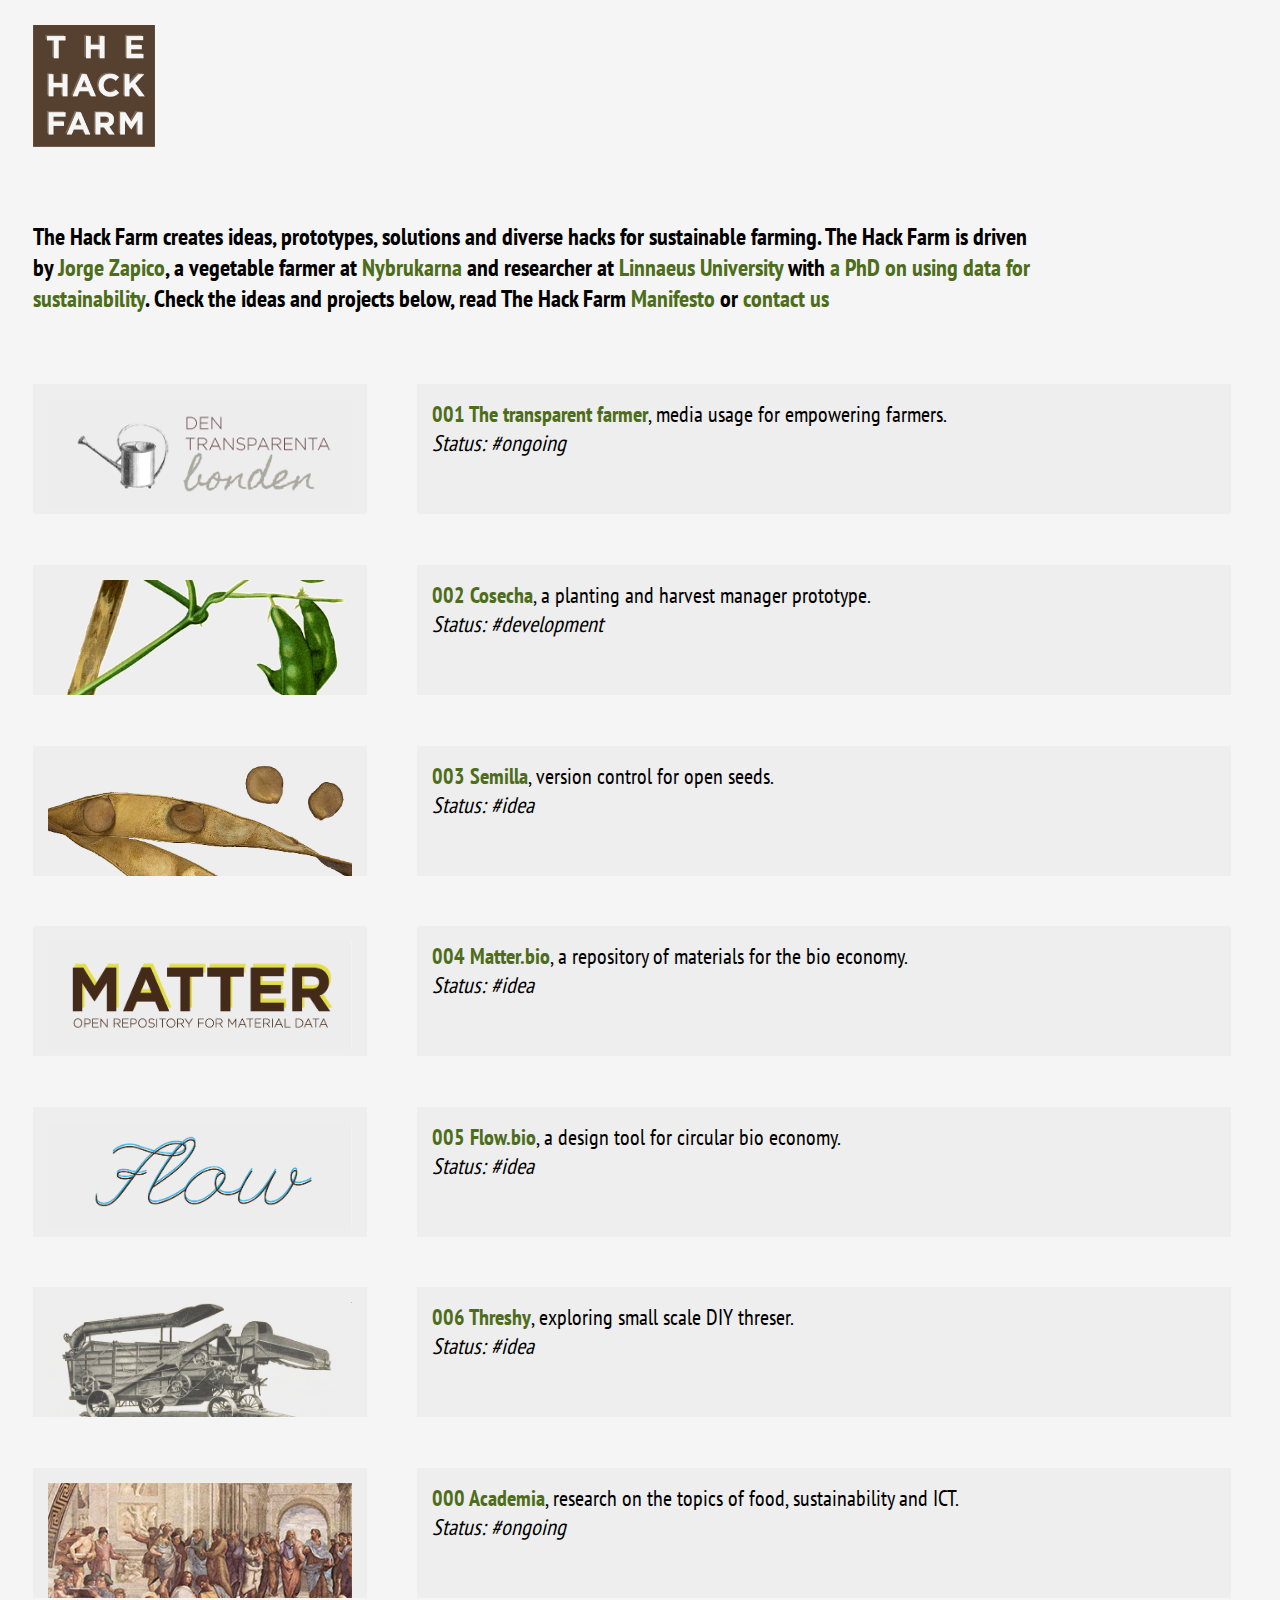
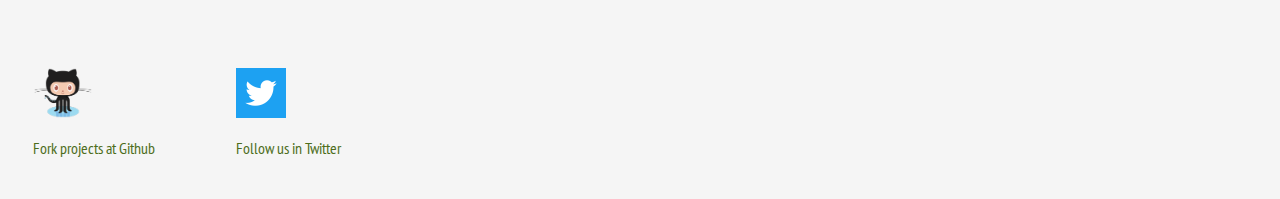
<file: index.html>
<!DOCTYPE html>
<html>
<head>
	<title>The Hack Farm</title>
	<link rel="stylesheet" type="text/css" media="all" href="style.css" />
	<link href='https://fonts.googleapis.com/css?family=PT+Sans+Narrow' rel='stylesheet' type='text/css'>
</head>
<body>
<div id="container">
	
	<div id="logo"><img src="images/logo.png"/></div>

	<div id="maintext">
		<h2>The Hack Farm creates ideas, prototypes, solutions and diverse hacks for sustainable farming. The Hack Farm is driven by <a href='http://jorge.zapi.co/' target='blank'>Jorge Zapico</a>, a vegetable farmer at  <a href='http://nybrukarna.se/' target='blank'>Nybrukarna</a> and researcher at <a href='http://lnu.se/' target='blank'>Linnaeus University</a> with <a href='http://jorge.zapi.co/phd'  target='blank'>a PhD on using data for sustainability</a>. Check the ideas and projects below, read The Hack Farm <a>Manifesto</a> or <a>contact us</a><h2/>
	</div>
	<div class="picture"><img src="images/bonden.png"/></div>
	<div class="project"><a>001 The transparent farmer</a>, media usage for empowering farmers. <br/><i>Status: #ongoing</i></div>
	<div class="picture"><a href="projects/cosecha.html"><img src="images/cosecha.png"/></a></div>
	<div class="project"><a href="projects/cosecha.html">002 Cosecha</a>, a planting and harvest manager prototype. <br/><i>Status: #development</i></div>
	<div class="picture"><img src="images/semilla.png"/></div>
	<div class="project"><a>003 Semilla</a>, version control for open seeds. <br/><i>Status: #idea</i></div>
	<div class="picture"><img src="images/logo2.png"/></div>	
	<div class="project"><a>004 Matter.bio</a>, a repository of materials for the bio economy. <br/><i>Status: #idea</i></div>
	<div class="picture"><img src="images/flowlogo.png"/></div>
	<div class="project"><a>005 Flow.bio</a>, a design tool for circular bio economy. <br/><i>Status: #idea</i></div>
	<div class="picture"><img src="images/threshy.png"/></div>
	<div class="project"><a>006 Threshy</a>, exploring small scale DIY threser. <br/><i>Status: #idea</i></div>
	<div class="picture"><img src="images/academia.png"/></div>
	<div class="project"><a>000 Academia</a>, research on the topics of food, sustainability and ICT. <br/><i>Status: #ongoing</i></div>	
<div id="footer">
<div class="footis"><a href='https://github.com/thehackfarm/'><img src="images/Octocat.png" height="50px"><p>Fork projects at Github</p></a></div>
<div class="footis"><a href='http://twitter.com/thehackfarm'><img src="images/twitter.png" height="50px"><p>Follow us in Twitter</p></a></div>
</div>
</div>
</body>
</html>
</file>
<file: style.css>
body{
	background-color:#F5F5F5;
}
#logo,
#maintext,
#footer,
#projecttext,
.picture,
.project {
  margin: 2%; 
}
#maintext {
  float: left;
  width: 80%;
  font-family: 'PT Sans Narrow', sans-serif;  
}
#projecttext {
  float: left;
  width: 80%;
  font-family: 'PT Sans Narrow', sans-serif;  
}
.project {
  float: left;
  width: 62%;    /* 340px ÷ 538px = .63197026 */
    height: 100px; 
	font-family: 'PT Sans Narrow', sans-serif;  
	background-color:#eee;
	padding: 15px;
	font-size:1.4em;
}
.picture {
  float: left;
  width: 24%;  /* 158px ÷ 538px = .293680297 */
  height: 100px;
  background-color:#eee;
  padding: 15px;
  text-align:center;
  overflow:hidden;
}
#logo img{
	width: 10%;
}
.picture img{
	width: 100%;
}
#footer {
  float: left;
  width: 80%;   
}
.project a {
	font-weight: bold;
	color:#4D6D1B;
	text-decoration:none;	
}
#maintext a, .footis a {
	color:#4D6D1B;
	text-decoration:none;
}
#maintext a:hover, .footis a:hover, .project a:hover {
	text-decoration:underline;
	text-decoration-style: dotted;
}
.footis {
	width:20%;
	float:left;
}
#footer{
	margin-top:45px;
	font-family: 'PT Sans Narrow', sans-serif;  
}
</file>
